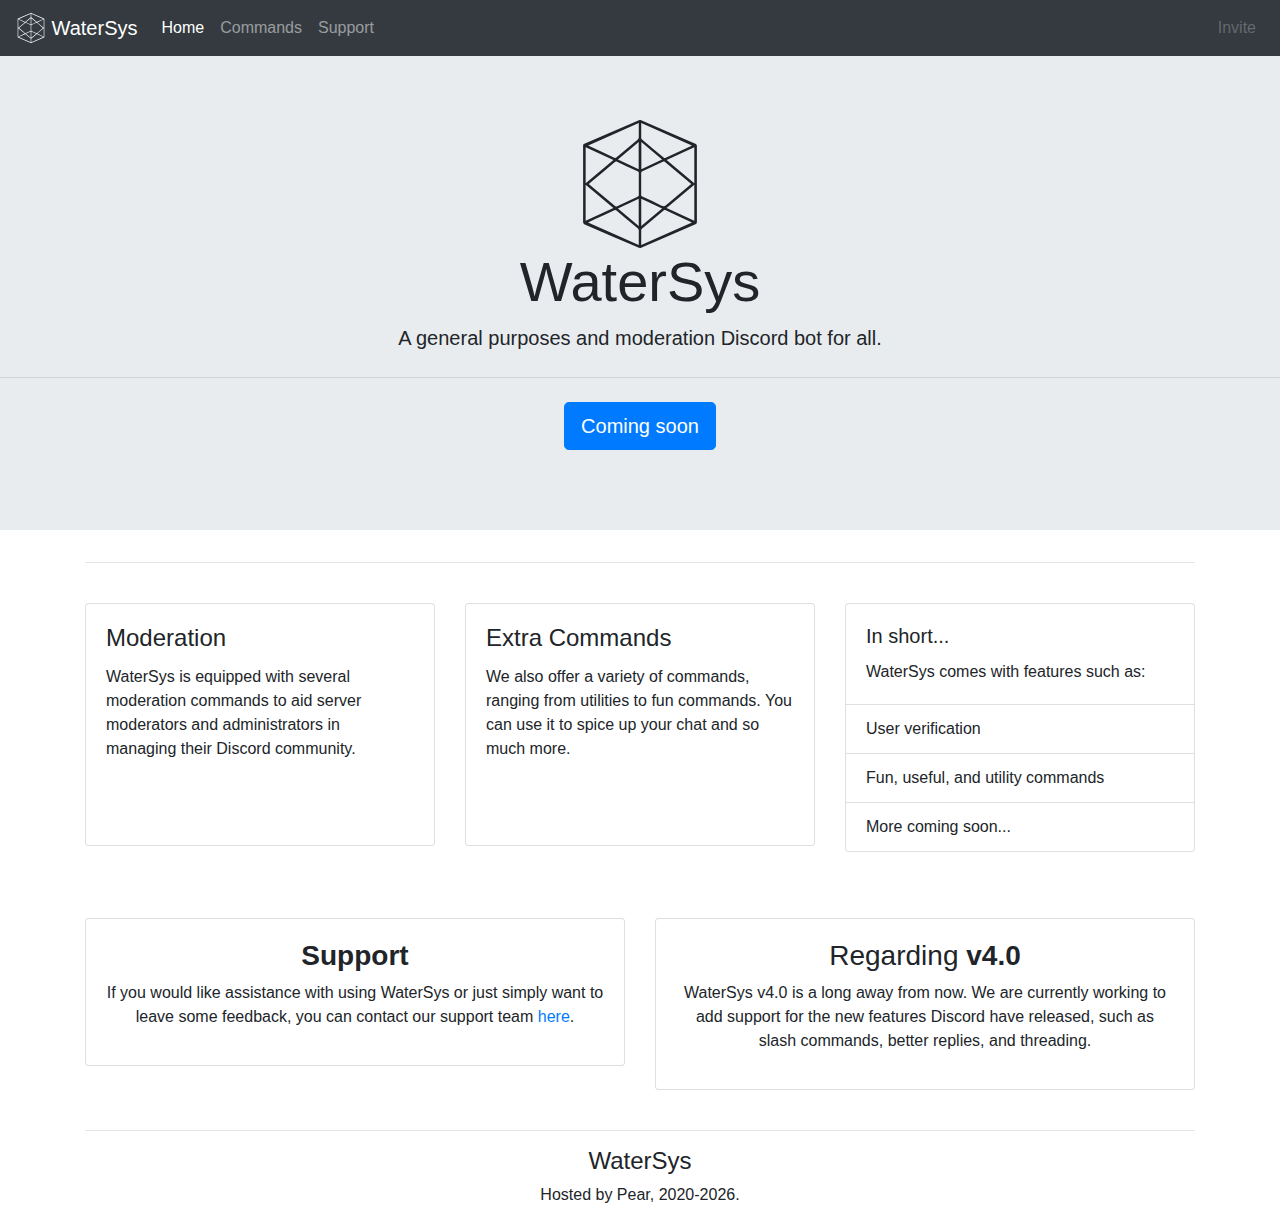
<file: index.html>
<!DOCTYPE html>
<html lang="en">
  <head>
   <meta charset="utf-8">
   <meta http-equiv="X-UA-Compatible" content="IE=edge">
   <meta name="viewport" content="width=device-width, initial-scale=1">
   <title>WaterSys</title>
   <meta name="description" content="WaterSys, a general purposes and moderation Discord bot for all." />
   <!-- Open Graph Protocol -->
   <meta property="og:type" content="website" />
   <meta property="og:title" content="WaterSys" />
   <meta property="og:description" content="WaterSys, a general purposes and moderation Discord bot for all." />
   <meta property="og:url" content="https://watersys.pearo.icu/"/>
   <meta property="og:image" content="https://watersys.pearo.icu/assets/images/primary-logo.png" />
   <!-- Twitter Card -->
   <meta name="twitter:card" content="summary" />
   <meta name="twitter:title" content="WaterSys" />
   <meta name="twitter:description" content="WaterSys, a general purposes and moderation Discord bot for all.">
   <meta name="twitter:image" content="https://waterstonsystems.pearo.icu/assets/images/primary-logo.png">
   <!-- Extra Meta Information -->
   <meta name="author" content="WaterSys" />
   <meta name="apple-mobile-web-app-title" content="WaterSys" />
   <meta name="apple-mobile-web-app-status-bar-style" content="black-translucent">
   <meta name="application-name" content="WaterSys" />
   <meta name="theme-color" content="#d37842" />
   <link rel="icon" type="image/x-icon" href="assets/images/favicon.ico">
   <link rel="apple-touch-icon" sizes="180x180" href="assets/images//apple-touch-icon.png">
   <link rel="icon" type="image/png" sizes="32x32" href="assets/images//favicon-32x32.png">
   <link rel="icon" type="image/png" sizes="16x16" href="assets/images//favicon-16x16.png">
   <link rel="mask-icon" href="assets/images//safari-pinned-tab.svg" color="#d37842">
   <!-- Bootstrap -->
   <link href="assets/css/bootstrap-4.3.1.css" rel="stylesheet">
   <link href="assets/css/local.css" rel="stylesheet">
  </head>
  <body>
    <nav class="navbar navbar-expand-lg navbar-dark bg-dark">
       <a class="navbar-brand" href="https://watersys.pearo.icu">
		   <img src="assets/images/white-icon.svg" width="30" height="30" class="d-inline-block align-top" alt="">
		   WaterSys
	   </a>
       <button class="navbar-toggler" type="button" data-toggle="collapse" data-target="#navbarSupportedContent" aria-controls="navbarSupportedContent" aria-expanded="false" aria-label="Toggle navigation">
       <span class="navbar-toggler-icon"></span>
       </button>
       <div class="collapse navbar-collapse" id="navbarSupportedContent">
          <ul class="navbar-nav mr-auto">
             <li class="nav-item active">
               <a class="nav-link" href="index.html">Home <span class="sr-only">(current)</span></a>
             </li>
             <li class="nav-item">
               <a class="nav-link" href="commands.html">Commands</a>
             </li>
			 <li class="nav-item">
                <a class="nav-link" href="support.html">Support</a>
             </li>
          </ul>
		   <ul class="navbar-nav ml-auto">
             <li class="nav-item">
                <a class="nav-link disabled" href="#">Invite</a>
             </li>
			 <!--<li class="nav-item">
                <a class="nav-link disabled" href="#">Login with Discord</a>
             </li>-->
          </ul>
       </div>
    </nav>

    <div class="jumbotron jumbotron-fluid text-center">
	  <img src="assets/images/dark-icon.svg" width="128" height="128" alt="">
      <h1 class="display-4">WaterSys</h1>
      <p class="lead">A general purposes and moderation Discord bot for all.</p>
       <hr class="my-4">
       <p class="lead">
          <a class="btn btn-primary btn-lg" href="#" role="button">Coming soon</a>
       </p>
    </div>
    <div class="container"> 
	   <div class="alert alert-danger outdated-notice" role="alert">
	     <h4 class="alert-heading">Outdated Browser</h4>
		   We noticed that you were using Internet Explorer. While this website should work fine, we highly recommend that you migrate to a new browser.
		   <hr>
		   <p class="mb-0">You can upgrade by using <a href="https://www.microsoft.com/en-us/edge" rel="noopener noreferrer nofollow" target="_blank" class="alert-link">Microsoft Edge</a> or alternatives such as <a href="https://www.mozilla.org/en-US/firefox/new/" rel="noopener noreferrer nofollow" target="_blank" class="alert-link">Mozilla Firefox</a> (recommended), <a href="https://vivaldi.com/" rel="noopener noreferrer nofollow" target="_blank" class="alert-link">Vivaldi</a>, or <a href="https://www.google.com/chrome/" rel="noopener noreferrer nofollow" target="_blank" class="alert-link">Google Chrome</a>.</p>
	   </div>
       <hr>
       <br>
       <div class="row">
          <div class="col-md-4">
             <div class="card">
<div class="card-body">
          <h4 class="card-title">Moderation</h4>
          <p class="card-text">WaterSys is equipped with several moderation commands to aid server moderators and administrators in managing their Discord community.</p>
          <br><br>
</div>
            </div>
          </div>
         <div class="col-md-4">
             <div class="card">
               <div class="card-body">
                 <h4 class="card-title">Extra Commands</h4>
                 <p class="card-text">We also offer a variety of commands, ranging from utilities to fun commands. You can use it to spice up your chat and so much more.</p>
                 <br><br>
</div>
             </div>
             <br>
             <br/>
</div>
          <div class="col-md-4">
             <div class="card">
<div class="card-body">
  <h5 class="card-title">In short...</h5>
  <p class="card-text">WaterSys comes with features such as:</p>
</div>
                <ul class="list-group list-group-flush">
                  <li class="list-group-item">User verification</li>
                  <li class="list-group-item">Fun, useful, and utility commands</li>
		  <li class="list-group-item">More coming soon...</li>
                </ul>
</div>
          </div>
       </div>
       <br/>
       <div class="row">
          <div class="col-md-6 text-center">
             <div class="card">
               <div class="card-body">
                 <h3><strong>Support</strong></h3>
                 <p>If you would like assistance with using WaterSys or just simply want to leave some feedback, you can contact our support team <a href="support.html">here</a>.</p>
               </div>
             </div>
          </div>
          <div class="text-center col-md-6">
             <div class="card">
               <div class="card-body">
                 <h3>Regarding <strong>v4.0</strong></h3>
                 <p>WaterSys v4.0 is a long away from now. We are currently working to add support for the new features Discord have released, such as slash commands, better replies, and threading.</p>
               </div>
             </div>
          </div>
       </div>
       <br>
       <hr>
       <div class="row">
          <div class="text-center col-lg-6 offset-lg-3">
             <h4>WaterSys </h4>
             <p>Hosted by Pear, 2020-<script>document.write(new Date().getFullYear());</script>.</p>
          </div>
       </div>
  </div>
    <!-- jQuery --> 
    <script src="assets/js/jquery-3.3.1.min.js"></script>

    <!-- Include all compiled plugins (below), or include individual files as needed --> 
    <script src="assets/js/popper.min.js"></script>
  <script src="assets/js/bootstrap-4.3.1.js"></script>
  </body>
</html>
</file>
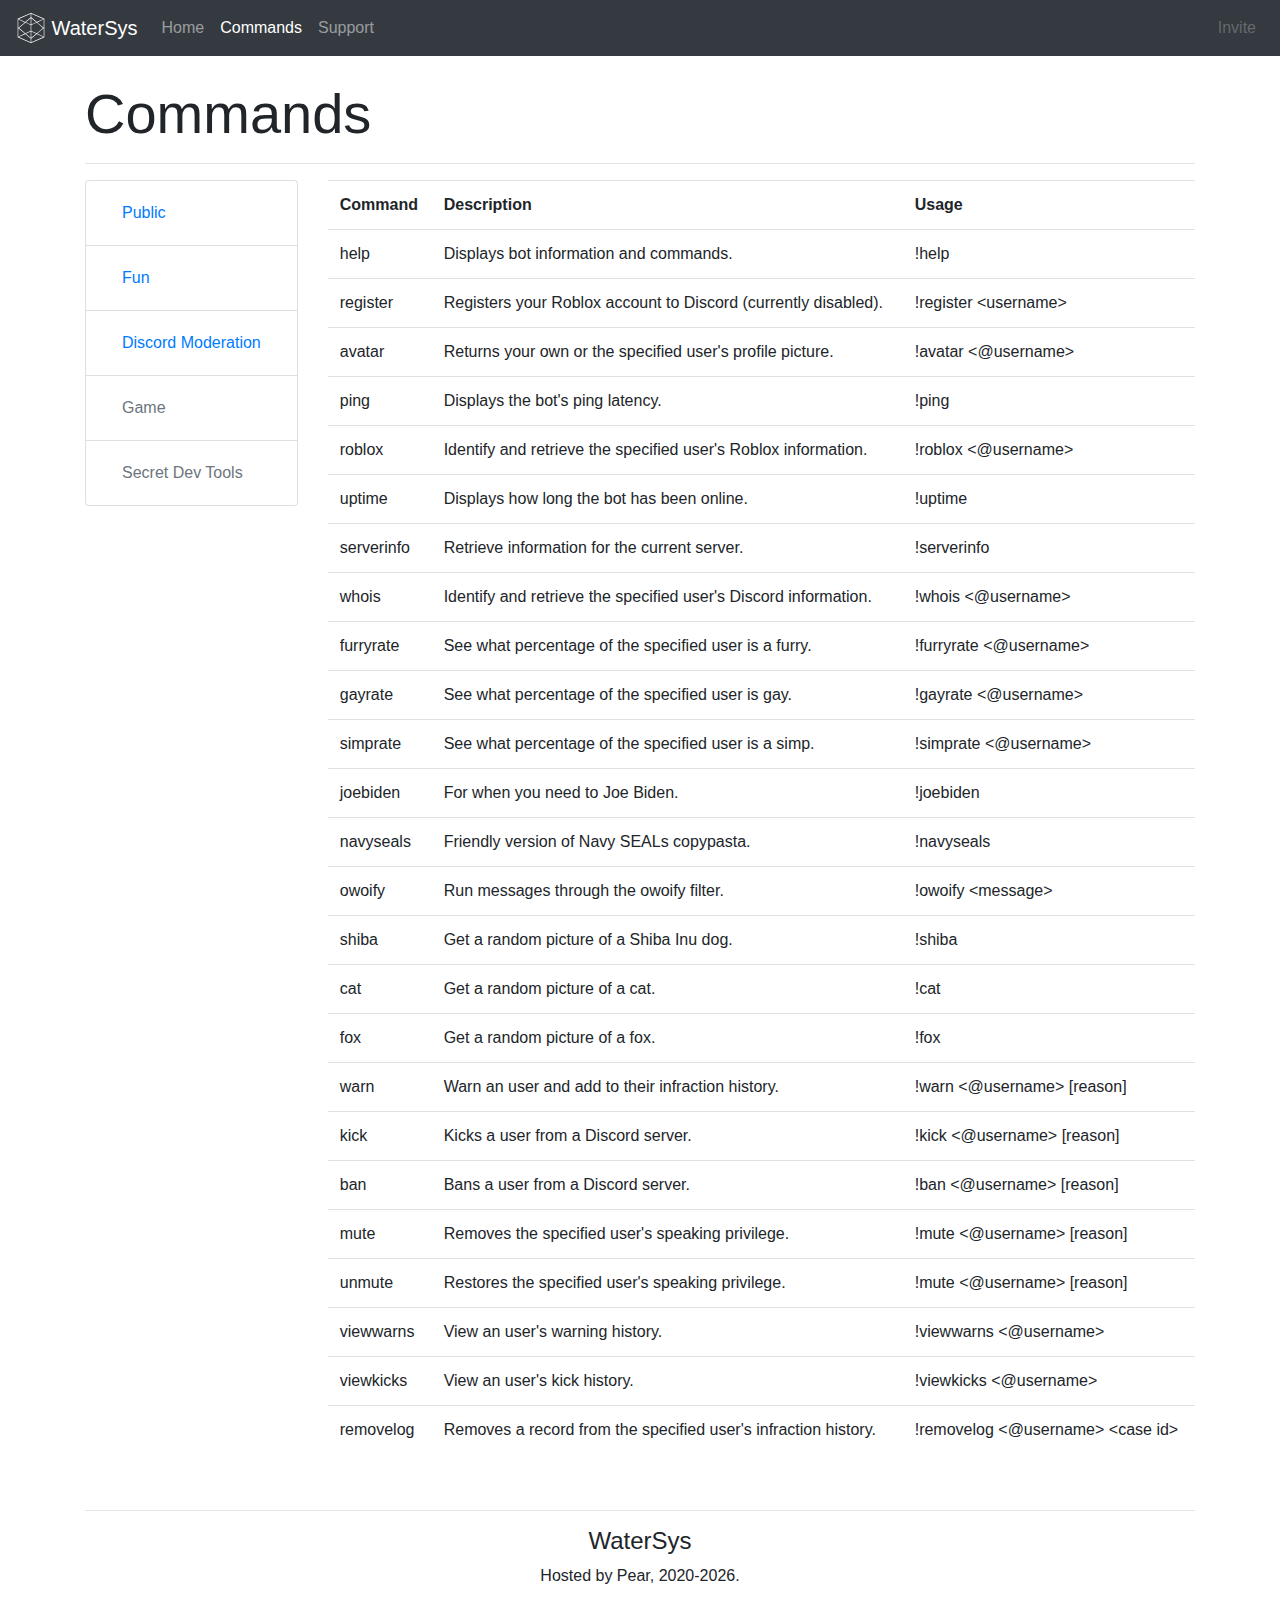
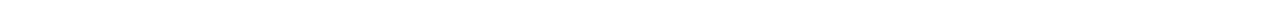
<file: commands.html>
<!DOCTYPE html>
<html lang="en">
  <head>
   <meta charset="utf-8">
   <meta http-equiv="X-UA-Compatible" content="IE=edge">
   <meta name="viewport" content="width=device-width, initial-scale=1">
   <title>Commands - WaterSys</title>
   <meta name="description" content="List of commands and their purposes, offered by WaterSys." />
   <!-- Open Graph Protocol -->
   <meta property="og:type" content="website" />
   <meta property="og:title" content="Commands - WaterSys" />
   <meta property="og:description" content="List of commands and their purposes, offered by WaterSys." />
   <meta property="og:url" content="https://watersys.pearo.icu/"/>
   <meta property="og:image" content="https://watersys.pearo.icu/assets/images/primary-logo.png" />
   <!-- Twitter Card -->
   <meta name="twitter:card" content="summary" />
   <meta name="twitter:title" content="Commands - WaterSys" />
   <meta name="twitter:description" content="List of commands and their purposes, offered by WaterSys.">
   <meta name="twitter:image" content="https://waterstonsystems.pearo.icu/assets/images/primary-logo.png">
   <!-- Extra Meta Information -->
   <meta name="author" content="WaterSys" />
   <meta name="apple-mobile-web-app-title" content="Commands - WaterSys" />
   <meta name="apple-mobile-web-app-status-bar-style" content="black-translucent">
   <meta name="application-name" content="Commands - WaterSys" />
   <meta name="theme-color" content="#d37842" />
   <link rel="icon" type="image/x-icon" href="assets/images/favicon.ico">
   <link rel="apple-touch-icon" sizes="180x180" href="assets/images//apple-touch-icon.png">
   <link rel="icon" type="image/png" sizes="32x32" href="assets/images//favicon-32x32.png">
   <link rel="icon" type="image/png" sizes="16x16" href="assets/images//favicon-16x16.png">
   <link rel="mask-icon" href="assets/images//safari-pinned-tab.svg" color="#d37842">
   <!-- Bootstrap -->
   <link href="assets/css/bootstrap-4.3.1.css" rel="stylesheet">
   <link href="assets/css/local.css" rel="stylesheet">
  </head>
  <body>
    <nav class="navbar navbar-expand-lg navbar-dark bg-dark">
       <a class="navbar-brand" href="https://watersys.pearo.icu">
		   <img src="assets/images/white-icon.svg" width="30" height="30" class="d-inline-block align-top" alt="">
		   WaterSys
	   </a>
       <button class="navbar-toggler" type="button" data-toggle="collapse" data-target="#navbarSupportedContent" aria-controls="navbarSupportedContent" aria-expanded="false" aria-label="Toggle navigation">
       <span class="navbar-toggler-icon"></span>
       </button>
       <div class="collapse navbar-collapse" id="navbarSupportedContent">
          <ul class="navbar-nav mr-auto">
             <li class="nav-item">
               <a class="nav-link" href="index.html">Home</a>
             </li>
             <li class="nav-item active">
               <a class="nav-link" href="commands.html">Commands <span class="sr-only">(current)</span></a>
             </li>
			 <li class="nav-item">
                <a class="nav-link" href="support.html">Support</a>
             </li>
          </ul>
		   <ul class="navbar-nav ml-auto">
             <li class="nav-item">
                <a class="nav-link disabled" href="#">Invite</a>
             </li>
			 <!--<li class="nav-item">
                <a class="nav-link disabled" href="#">Login with Discord</a>
             </li>-->
          </ul>
       </div>
    </nav>
  <div class="container">
	  <br>
	  <div class="alert alert-danger outdated-notice" role="alert">
	     <h4 class="alert-heading">Outdated Browser</h4>
		   We noticed that you were using Internet Explorer. While this website should work fine, we highly recommend that you migrate to a new browser.
		   <hr>
		   <p class="mb-0">You can upgrade by using <a href="https://www.microsoft.com/en-us/edge" rel="noopener noreferrer nofollow" target="_blank" class="alert-link">Microsoft Edge</a> or alternatives such as <a href="https://www.mozilla.org/en-US/firefox/new/" rel="noopener noreferrer nofollow" target="_blank" class="alert-link">Mozilla Firefox</a> (recommended), <a href="https://vivaldi.com/" rel="noopener noreferrer nofollow" target="_blank" class="alert-link">Vivaldi</a>, or <a href="https://www.google.com/chrome/" rel="noopener noreferrer nofollow" target="_blank" class="alert-link">Google Chrome</a>.</p>
	   </div>
    <h1 class="display-4">Commands</h1>
	  <hr>
	<div class="row">
	  <div class="col-xl-auto">
		<nav id="command-list" class="list-group">
    		<li class="list-group-item list-group-item-action"> <a class="nav-link active" href="#public">Public</a> </li>
	    	<li class="list-group-item list-group-item-action"> <a class="nav-link" href="#fun">Fun</a> </li>
	    	<li class="list-group-item list-group-item-action"> <a class="nav-link" href="#discord">Discord Moderation</a> </li>
	    	<li class="list-group-item list-group-item-action"> <a class="nav-link disabled" href="#game">Game</a> </li>
		  	<li class="list-group-item list-group-item-action"> <a class="nav-link disabled" href="#secret">Secret Dev Tools</a> </li>
    	</nav>
		</div>
	  <div class="col-xl">
  <table class="table table-hover">
  <tbody>
    <tr>
      <th scope="col">Command</th>
      <th scope="col">Description</th>
      <th scope="col">Usage</th>
    </tr>
    <tr id="public">
      <td>help</td>
      <td>Displays bot information and commands.</td>
      <td>!help</td>
    </tr>
    <tr>
      <td>register</td>
      <td>Registers your Roblox account to Discord (currently disabled).</td>
      <td>!register &lt;username&gt;</td>
    </tr>
	<tr>
      <td>avatar</td>
      <td>Returns your own or the specified user's profile picture.</td>
      <td>!avatar &lt;@username&gt;</td>
    </tr>
	<tr>
      <td>ping</td>
      <td>Displays the bot's ping latency.</td>
      <td>!ping</td>
    </tr>
	<tr>
      <td>roblox</td>
      <td>Identify and retrieve the specified user's Roblox information.</td>
      <td>!roblox &lt;@username&gt;</td>
    </tr>
	<tr>
      <td>uptime</td>
      <td>Displays how long the bot has been online.</td>
      <td>!uptime</td>
    </tr>
	<tr>
      <td>serverinfo</td>
      <td>Retrieve information for the current server.</td>
      <td>!serverinfo</td>
    </tr>
	<tr>
      <td>whois</td>
      <td>Identify and retrieve the specified user's Discord information.</td>
      <td>!whois &lt;@username&gt;</td>
    </tr>
	<tr id="fun">
      <td>furryrate</td>
      <td>See what percentage of the specified user is a furry.</td>
      <td>!furryrate &lt;@username&gt;</td>
    </tr>
	<tr>
      <td>gayrate</td>
      <td>See what percentage of the specified user is gay.</td>
      <td>!gayrate &lt;@username&gt;</td>
    </tr>
	<tr>
      <td>simprate</td>
      <td>See what percentage of the specified user is a simp.</td>
      <td>!simprate &lt;@username&gt;</td>
    </tr>
	<tr>
      <td>joebiden</td>
      <td>For when you need to Joe Biden.</td>
      <td>!joebiden</td>
    </tr>
	<tr>
      <td>navyseals</td>
      <td>Friendly version of Navy SEALs copypasta.</td>
      <td>!navyseals</td>
    </tr>
	<tr>
      <td>owoify</td>
      <td>Run messages through the owoify filter.</td>
      <td>!owoify &lt;message&gt;</td>
    </tr>
	<tr>
      <td>shiba</td>
      <td>Get a random picture of a Shiba Inu dog.</td>
      <td>!shiba</td>
    </tr>
	<tr>
      <td>cat</td>
      <td>Get a random picture of a cat.</td>
      <td>!cat</td>
    </tr>
	<tr>
      <td>fox</td>
      <td>Get a random picture of a fox.</td>
      <td>!fox</td>
    </tr>
	<tr id="discord">
      <td>warn</td>
      <td>Warn an user and add to their infraction history.</td>
      <td>!warn &lt;@username&gt; [reason]</td>
    </tr>
	<tr>
      <td>kick</td>
      <td>Kicks a user from a Discord server.</td>
      <td>!kick &lt;@username&gt; [reason]</td>
    </tr>
	<tr>
      <td>ban</td>
      <td>Bans a user from a Discord server.</td>
      <td>!ban &lt;@username&gt; [reason]</td>
    </tr>
	<tr>
      <td>mute</td>
      <td>Removes the specified user's speaking privilege.</td>
      <td>!mute &lt;@username&gt; [reason]</td>
    </tr>
	<tr>
      <td>unmute</td>
      <td>Restores the specified user's speaking privilege.</td>
      <td>!mute &lt;@username&gt; [reason]</td>
    </tr>
	<tr>
      <td>viewwarns</td>
      <td>View an user's warning history.</td>
      <td>!viewwarns &lt;@username&gt;</td>
    </tr>
	<tr>
      <td>viewkicks</td>
      <td>View an user's kick history.</td>
      <td>!viewkicks &lt;@username&gt;</td>
    </tr>
	<tr>
      <td>removelog</td>
      <td>Removes a record from the specified user's infraction history.</td>
      <td>!removelog &lt;@username&gt; &lt;case id&gt;</td>
    </tr>
  </tbody>
</table>
</div>
    </div>
	  <br>
       <hr>
       <div class="row">
          <div class="text-center col-lg-6 offset-lg-3">
             <h4>WaterSys </h4>
             <p>Hosted by Pear, 2020-<script>document.write(new Date().getFullYear());</script>.</p>
          </div>
       </div>
  </div>

<!-- jQuery --> 
    <script src="assets/js/jquery-3.3.1.min.js"></script>

    <!-- Include all compiled plugins (below), or include individual files as needed --> 
    <script src="assets/js/popper.min.js"></script>
  <script src="assets/js/bootstrap-4.3.1.js"></script>
  </body>
</html>
</file>
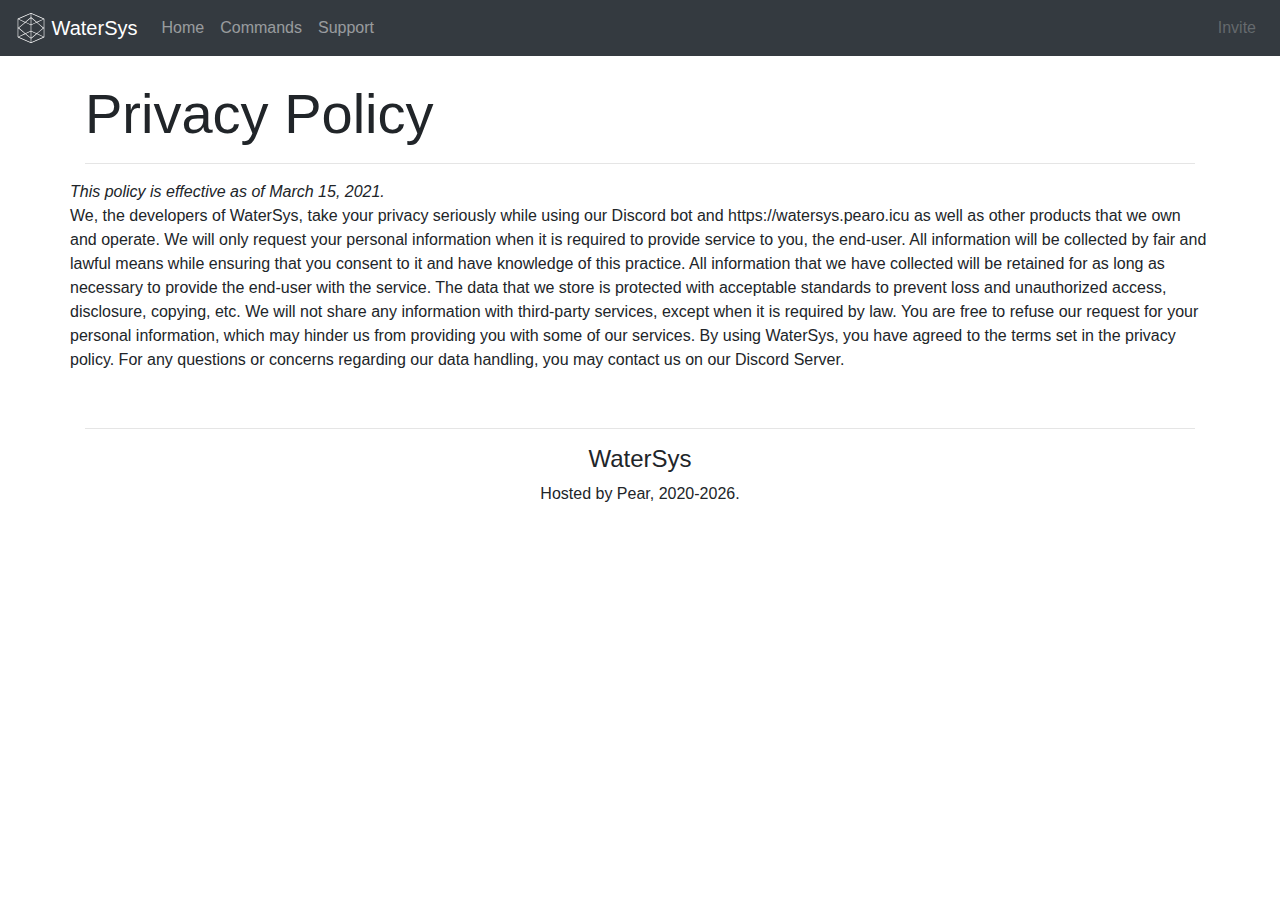
<file: privacy.html>
<!DOCTYPE html>
<html lang="en">
  <head>
   <meta charset="utf-8">
   <meta http-equiv="X-UA-Compatible" content="IE=edge">
   <meta name="viewport" content="width=device-width, initial-scale=1">
   <title>Privacy Policy - WaterSys</title>
   <meta name="description" content="The official privacy policy for WaterSys." />
   <!-- Open Graph Protocol -->
   <meta property="og:type" content="website" />
   <meta property="og:title" content="Privacy Policy - WaterSys" />
   <meta property="og:description" content="The official privacy policy for WaterSys." />
   <meta property="og:url" content="https://watersys.pearo.icu/"/>
   <meta property="og:image" content="https://watersys.pearo.icu/assets/images/primary-logo.png" />
   <!-- Twitter Card -->
   <meta name="twitter:card" content="summary" />
   <meta name="twitter:title" content="Privacy Policy - WaterSys" />
   <meta name="twitter:description" content="The official privacy policy for WaterSys.">
   <meta name="twitter:image" content="https://waterstonsystems.pearo.icu/assets/images/primary-logo.png">
   <!-- Extra Meta Information -->
   <meta name="author" content="WaterSys" />
   <meta name="apple-mobile-web-app-title" content="Privacy Policy - WaterSys" />
   <meta name="apple-mobile-web-app-status-bar-style" content="black-translucent">
   <meta name="application-name" content="Support - WaterSys" />
   <meta name="theme-color" content="#d37842" />
   <link rel="icon" type="image/x-icon" href="assets/images/favicon.ico">
   <link rel="apple-touch-icon" sizes="180x180" href="assets/images//apple-touch-icon.png">
   <link rel="icon" type="image/png" sizes="32x32" href="assets/images//favicon-32x32.png">
   <link rel="icon" type="image/png" sizes="16x16" href="assets/images//favicon-16x16.png">
   <link rel="mask-icon" href="assets/images//safari-pinned-tab.svg" color="#d37842">
   <!-- Bootstrap -->
   <link href="assets/css/bootstrap-4.3.1.css" rel="stylesheet">
   <link href="assets/css/local.css" rel="stylesheet">
  </head>
  <body>
    <nav class="navbar navbar-expand-lg navbar-dark bg-dark">
       <a class="navbar-brand" href="https://watersys.pearo.icu">
		   <img src="assets/images/white-icon.svg" width="30" height="30" class="d-inline-block align-top" alt="">
		   WaterSys
	   </a>
       <button class="navbar-toggler" type="button" data-toggle="collapse" data-target="#navbarSupportedContent" aria-controls="navbarSupportedContent" aria-expanded="false" aria-label="Toggle navigation">
       <span class="navbar-toggler-icon"></span>
       </button>
       <div class="collapse navbar-collapse" id="navbarSupportedContent">
          <ul class="navbar-nav mr-auto">
             <li class="nav-item">
               <a class="nav-link" href="index.html">Home</a>
             </li>
             <li class="nav-item">
               <a class="nav-link" href="commands.html">Commands</a>
             </li>
			 <li class="nav-item">
                <a class="nav-link" href="support.html">Support</a>
             </li>
          </ul>
		   <ul class="navbar-nav ml-auto">
             <li class="nav-item">
                <a class="nav-link disabled" href="#">Invite</a>
             </li>
			 <!--<li class="nav-item">
                <a class="nav-link disabled" href="#">Login with Discord</a>
             </li>-->
          </ul>
       </div>
    </nav>
  <div class="container">
	  <br>
	  <div class="alert alert-danger outdated-notice" role="alert">
	     <h4 class="alert-heading">Outdated Browser</h4>
		   We noticed that you were using Internet Explorer. While this website should work fine, we highly recommend that you migrate to a new browser.
		   <hr>
		   <p class="mb-0">You can upgrade by using <a href="https://www.microsoft.com/en-us/edge" rel="noopener noreferrer nofollow" target="_blank" class="alert-link">Microsoft Edge</a> or alternatives such as <a href="https://www.mozilla.org/en-US/firefox/new/" rel="noopener noreferrer nofollow" target="_blank" class="alert-link">Mozilla Firefox</a> (recommended), <a href="https://vivaldi.com/" rel="noopener noreferrer nofollow" target="_blank" class="alert-link">Vivaldi</a>, or <a href="https://www.google.com/chrome/" rel="noopener noreferrer nofollow" target="_blank" class="alert-link">Google Chrome</a>.</p>
	   </div>
    
<h1 class="display-4">Privacy Policy</h1>
	  <hr>
       <div class="row">
		 <em>This policy is effective as of March 15, 2021.</em>
         <p>We, the developers of WaterSys, take your privacy seriously while using our Discord bot and https://watersys.pearo.icu as well as other products that we own and operate. We will only request your personal information when it is required to provide service to you, the end-user. All information will be collected by fair and lawful means while ensuring that you consent to it and have knowledge of this practice. All information that we have collected will be retained for as long as necessary to provide the end-user with the service. The data that we store is protected with acceptable standards to prevent loss and unauthorized access, disclosure, copying, etc. We will not share any information with third-party services, except when it is required by law. You are free to refuse our request for your personal information, which may hinder us from providing you with some of our services. By using WaterSys, you have agreed to the terms set in the privacy policy. For any questions or concerns regarding our data handling, you may contact us on our Discord Server.</p>
       </div>
	   <br>
       <hr>
       <div class="row">
          <div class="text-center col-lg-6 offset-lg-3">
             <h4>WaterSys </h4>
             <p>Hosted by Pear, 2020-<script>document.write(new Date().getFullYear());</script>.</p>
          </div>
       </div>
  </div>

<!-- jQuery --> 
    <script src="assets/js/jquery-3.3.1.min.js"></script>

    <!-- Include all compiled plugins (below), or include individual files as needed --> 
    <script src="assets/js/popper.min.js"></script>
  <script src="assets/js/bootstrap-4.3.1.js"></script>
  </body>
</html>
</file>
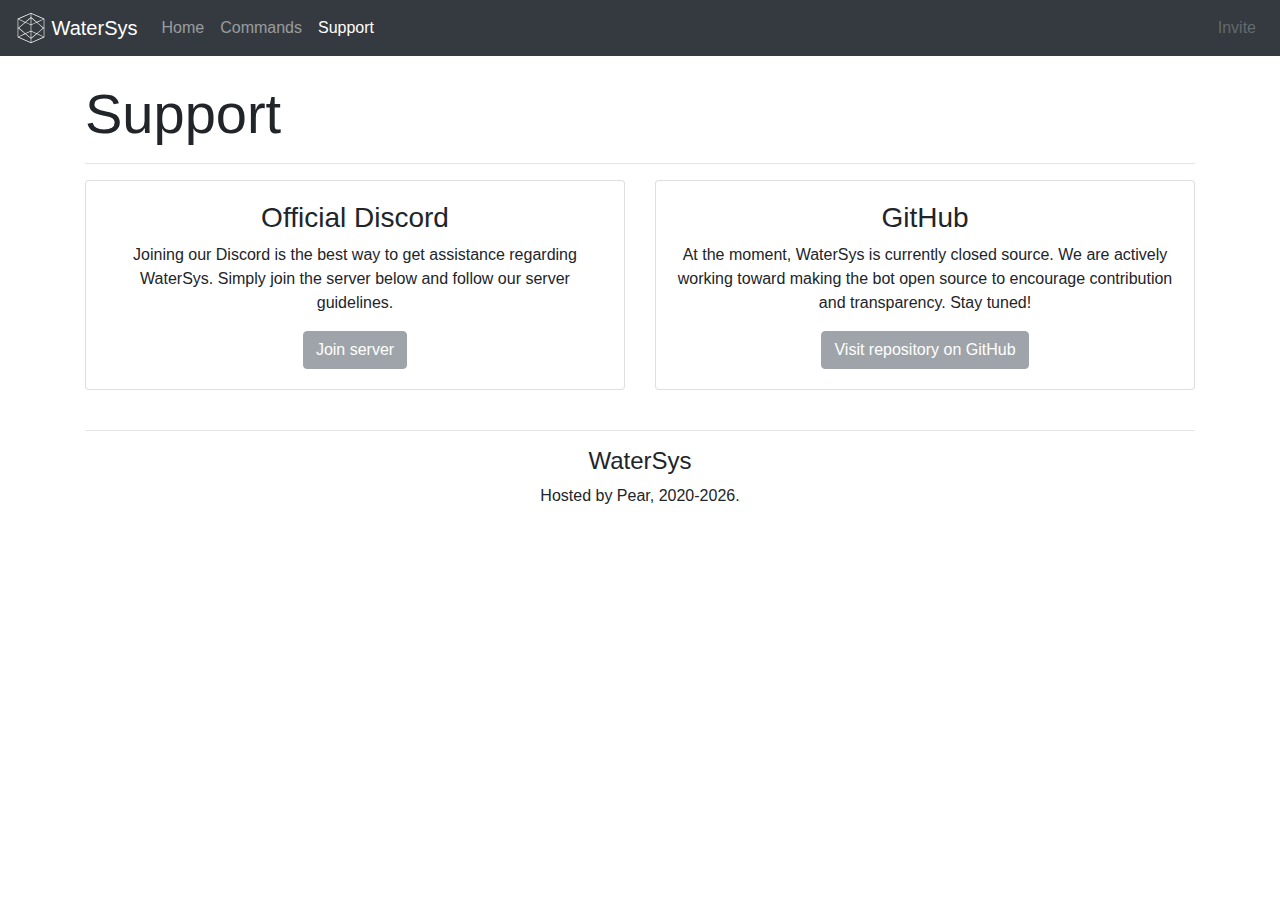
<file: support.html>
<!DOCTYPE html>
<html lang="en">
  <head>
   <meta charset="utf-8">
   <meta http-equiv="X-UA-Compatible" content="IE=edge">
   <meta name="viewport" content="width=device-width, initial-scale=1">
   <title>Support - WaterSys</title>
   <meta name="description" content="Get assistance with WaterSys and more." />
   <!-- Open Graph Protocol -->
   <meta property="og:type" content="website" />
   <meta property="og:title" content="Support - WaterSys" />
   <meta property="og:description" content="Get assistance with WaterSys and more." />
   <meta property="og:url" content="https://watersys.pearo.icu/"/>
   <meta property="og:image" content="https://watersys.pearo.icu/assets/images/primary-logo.png" />
   <!-- Twitter Card -->
   <meta name="twitter:card" content="summary" />
   <meta name="twitter:title" content="Support - WaterSys" />
   <meta name="twitter:description" content="Get assistance with WaterSys and more.">
   <meta name="twitter:image" content="https://waterstonsystems.pearo.icu/assets/images/primary-logo.png">
   <!-- Extra Meta Information -->
   <meta name="author" content="WaterSys" />
   <meta name="apple-mobile-web-app-title" content="Support - WaterSys" />
   <meta name="apple-mobile-web-app-status-bar-style" content="black-translucent">
   <meta name="application-name" content="Support - WaterSys" />
   <meta name="theme-color" content="#d37842" />
   <link rel="icon" type="image/x-icon" href="assets/images/favicon.ico">
   <link rel="apple-touch-icon" sizes="180x180" href="assets/images//apple-touch-icon.png">
   <link rel="icon" type="image/png" sizes="32x32" href="assets/images//favicon-32x32.png">
   <link rel="icon" type="image/png" sizes="16x16" href="assets/images//favicon-16x16.png">
   <link rel="mask-icon" href="assets/images//safari-pinned-tab.svg" color="#d37842">
   <!-- Bootstrap -->
   <link href="assets/css/bootstrap-4.3.1.css" rel="stylesheet">
   <link href="assets/css/local.css" rel="stylesheet">
  </head>
  <body>
    <nav class="navbar navbar-expand-lg navbar-dark bg-dark">
       <a class="navbar-brand" href="https://watersys.pearo.icu">
		   <img src="assets/images/white-icon.svg" width="30" height="30" class="d-inline-block align-top" alt="">
		   WaterSys
	   </a>
       <button class="navbar-toggler" type="button" data-toggle="collapse" data-target="#navbarSupportedContent" aria-controls="navbarSupportedContent" aria-expanded="false" aria-label="Toggle navigation">
       <span class="navbar-toggler-icon"></span>
       </button>
       <div class="collapse navbar-collapse" id="navbarSupportedContent">
          <ul class="navbar-nav mr-auto">
             <li class="nav-item">
               <a class="nav-link" href="index.html">Home</a>
             </li>
             <li class="nav-item">
               <a class="nav-link" href="commands.html">Commands</a>
             </li>
			 <li class="nav-item active">
                <a class="nav-link" href="support.html">Support <span class="sr-only">(current)</span></a>
             </li>
          </ul>
		   <ul class="navbar-nav ml-auto">
             <li class="nav-item">
                <a class="nav-link disabled" href="#">Invite</a>
             </li>
			 <!--<li class="nav-item">
                <a class="nav-link disabled" href="#">Login with Discord</a>
             </li>-->
          </ul>
       </div>
    </nav>
  <div class="container">
	  <br>
	  <div class="alert alert-danger outdated-notice" role="alert">
	     <h4 class="alert-heading">Outdated Browser</h4>
		   We noticed that you were using Internet Explorer. While this website should work fine, we highly recommend that you migrate to a new browser.
		   <hr>
		   <p class="mb-0">You can upgrade by using <a href="https://www.microsoft.com/en-us/edge" rel="noopener noreferrer nofollow" target="_blank" class="alert-link">Microsoft Edge</a> or alternatives such as <a href="https://www.mozilla.org/en-US/firefox/new/" rel="noopener noreferrer nofollow" target="_blank" class="alert-link">Mozilla Firefox</a> (recommended), <a href="https://vivaldi.com/" rel="noopener noreferrer nofollow" target="_blank" class="alert-link">Vivaldi</a>, or <a href="https://www.google.com/chrome/" rel="noopener noreferrer nofollow" target="_blank" class="alert-link">Google Chrome</a>.</p>
	   </div>
    
<h1 class="display-4">Support</h1>
	  <hr>
       <div class="row">
          <div class="col-md-6 text-center">
             <div class="card">
               <div class="card-body">
                 <h3>Official Discord</h3>
                 <p>Joining our Discord is the best way to get assistance regarding WaterSys. Simply join the server below and follow our server guidelines.</p>
				 <a class="btn btn-secondary disabled" href="#" role="button">Join server</a>
               </div>
             </div>
          </div>
          <div class="text-center col-md-6">
             <div class="card">
               <div class="card-body">
                 <h3>GitHub</h3>
                 <p>At the moment, WaterSys is currently closed source. We are actively working toward making the bot open source to encourage contribution and transparency. Stay tuned!</p>
				 <a class="btn btn-secondary disabled" href="#" role="button">Visit repository on GitHub</a>
               </div>
             </div>
          </div>
       </div>
	   <br>
       <hr>
       <div class="row">
          <div class="text-center col-lg-6 offset-lg-3">
             <h4>WaterSys </h4>
             <p>Hosted by Pear, 2020-<script>document.write(new Date().getFullYear());</script>.</p>
          </div>
       </div>
  </div>

<!-- jQuery --> 
    <script src="assets/js/jquery-3.3.1.min.js"></script>

    <!-- Include all compiled plugins (below), or include individual files as needed --> 
    <script src="assets/js/popper.min.js"></script>
  <script src="assets/js/bootstrap-4.3.1.js"></script>
  </body>
</html>
</file>
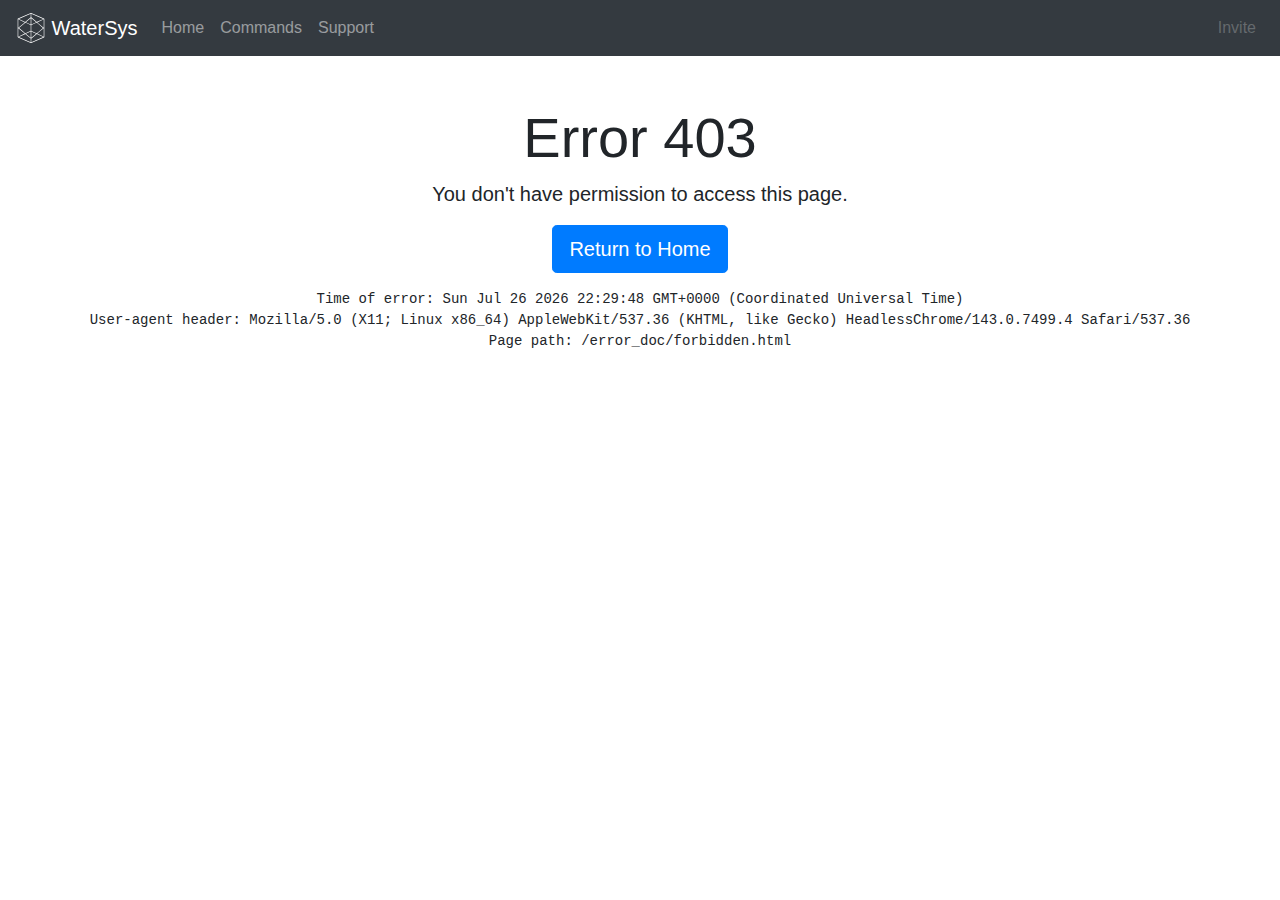
<file: error_doc/forbidden.html>
<!DOCTYPE html>
<html lang="en">
  <head>
   <meta charset="utf-8">
   <meta http-equiv="X-UA-Compatible" content="IE=edge">
   <meta name="viewport" content="width=device-width, initial-scale=1">
   <title>Error 401 - WaterSys</title>
   <!-- Extra Meta Information -->
   <meta name="apple-mobile-web-app-status-bar-style" content="black-translucent">
   <meta name="theme-color" content="#d37842" />
   <link rel="icon" type="image/x-icon" href="../assets/images/favicon.ico">
   <link rel="apple-touch-icon" sizes="180x180" href="../assets/images//apple-touch-icon.png">
   <link rel="icon" type="image/png" sizes="32x32" href="../assets/images//favicon-32x32.png">
   <link rel="icon" type="image/png" sizes="16x16" href="../assets/images//favicon-16x16.png">
   <link rel="mask-icon" href="../assets/images//safari-pinned-tab.svg" color="#d37842">
   <!-- Bootstrap -->
   <link href="../assets/css/bootstrap-4.3.1.css" rel="stylesheet">
   <link href="../assets/css/local.css" rel="stylesheet">
  </head>
  <body>
    <nav class="navbar navbar-expand-lg navbar-dark bg-dark">
       <a class="navbar-brand" href="https://watersys.pearo.icu">
		   <img src="../assets/images/white-icon.svg" width="30" height="30" class="d-inline-block align-top" alt="">
		   WaterSys
	   </a>
       <button class="navbar-toggler" type="button" data-toggle="collapse" data-target="#navbarSupportedContent" aria-controls="navbarSupportedContent" aria-expanded="false" aria-label="Toggle navigation">
       <span class="navbar-toggler-icon"></span>
       </button>
       <div class="collapse navbar-collapse" id="navbarSupportedContent">
          <ul class="navbar-nav mr-auto">
             <li class="nav-item">
               <a class="nav-link" href="index.html">Home</a>
             </li>
             <li class="nav-item">
               <a class="nav-link" href="commands.html">Commands</a>
             </li>
			 <li class="nav-item">
                <a class="nav-link" href="support.html">Support</a>
             </li>
          </ul>
		   <ul class="navbar-nav ml-auto">
             <li class="nav-item">
                <a class="nav-link disabled" href="#">Invite</a>
             </li>
          </ul>
       </div>
    </nav>
	<br><br>
  <div class="container text-center">
  <h1 class="display-4">Error 403</h1>
  <p class="lead">You don't have permission to access this page.</p>
       <p class="lead">
         <a class="btn btn-primary btn-lg" href="index.html" role="button">Return to Home</a>
       </p>
       <pre>Time of error: <script type="text/javascript">document.write(Date());</script><br>User-agent header: <script type="text/javascript">document.write(navigator.userAgent);</script><br>Page path: <script type="text/javascript">document.write(window.location.pathname);</script></pre>
  </div>
<!-- jQuery --> 
    <script src="../assets/js/jquery-3.3.1.min.js"></script>

    <!-- Include all compiled plugins (below), or include individual files as needed --> 
    <script src="../assets/js/popper.min.js"></script>
  <script src="../assets/js/bootstrap-4.3.1.js"></script>
  </body>
</html>
</file>
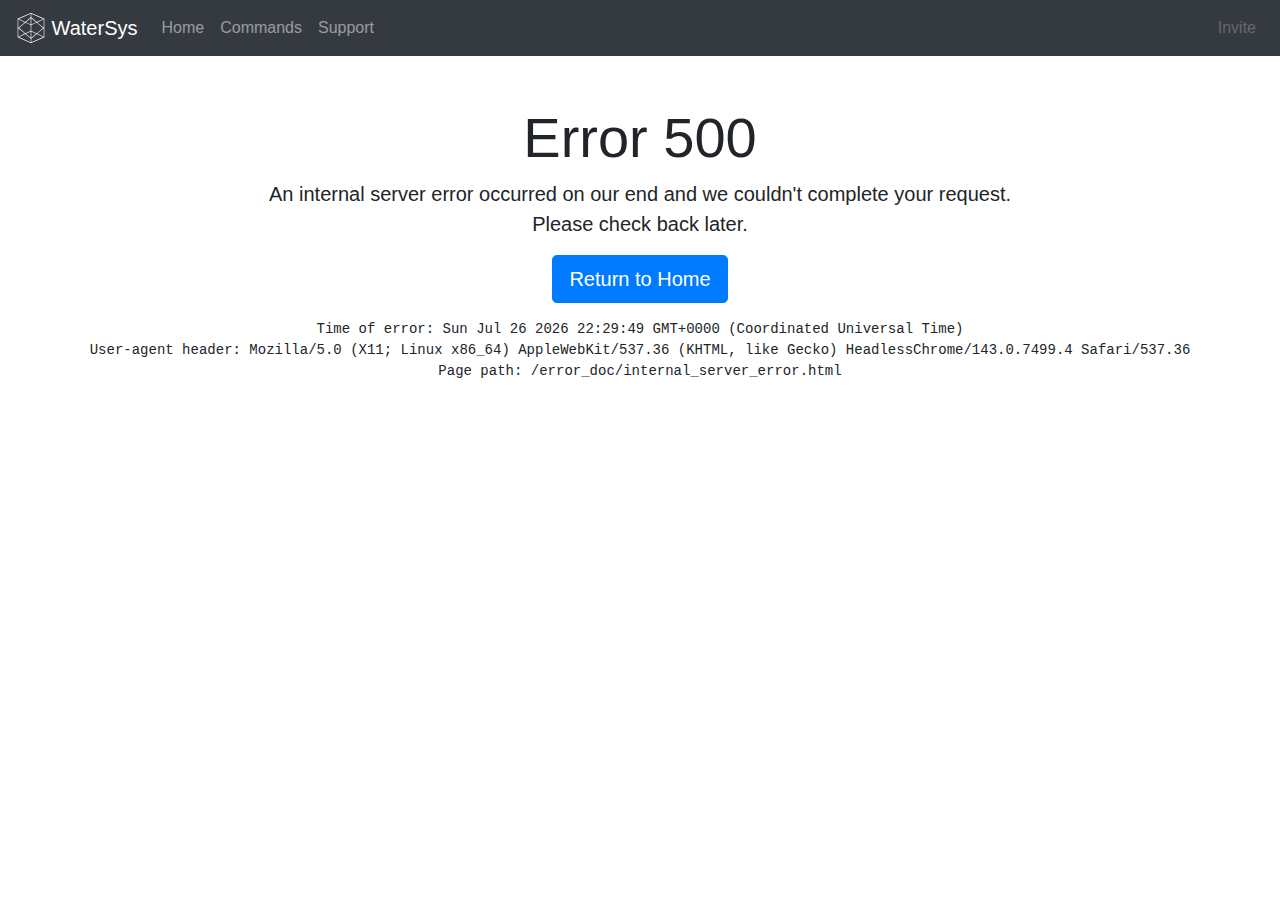
<file: error_doc/internal_server_error.html>
<!DOCTYPE html>
<html lang="en">
  <head>
   <meta charset="utf-8">
   <meta http-equiv="X-UA-Compatible" content="IE=edge">
   <meta name="viewport" content="width=device-width, initial-scale=1">
   <title>Error 500 - WaterSys</title>
   <!-- Extra Meta Information -->
   <meta name="apple-mobile-web-app-status-bar-style" content="black-translucent">
   <meta name="theme-color" content="#d37842" />
   <link rel="icon" type="image/x-icon" href="../assets/images/favicon.ico">
   <link rel="apple-touch-icon" sizes="180x180" href="../assets/images//apple-touch-icon.png">
   <link rel="icon" type="image/png" sizes="32x32" href="../assets/images//favicon-32x32.png">
   <link rel="icon" type="image/png" sizes="16x16" href="../assets/images//favicon-16x16.png">
   <link rel="mask-icon" href="../assets/images//safari-pinned-tab.svg" color="#d37842">
   <!-- Bootstrap -->
   <link href="../assets/css/bootstrap-4.3.1.css" rel="stylesheet">
   <link href="../assets/css/local.css" rel="stylesheet">
  </head>
  <body>
    <nav class="navbar navbar-expand-lg navbar-dark bg-dark">
       <a class="navbar-brand" href="https://watersys.pearo.icu">
		   <img src="../assets/images/white-icon.svg" width="30" height="30" class="d-inline-block align-top" alt="">
		   WaterSys
	   </a>
       <button class="navbar-toggler" type="button" data-toggle="collapse" data-target="#navbarSupportedContent" aria-controls="navbarSupportedContent" aria-expanded="false" aria-label="Toggle navigation">
       <span class="navbar-toggler-icon"></span>
       </button>
       <div class="collapse navbar-collapse" id="navbarSupportedContent">
          <ul class="navbar-nav mr-auto">
             <li class="nav-item">
               <a class="nav-link" href="index.html">Home</a>
             </li>
             <li class="nav-item">
               <a class="nav-link" href="commands.html">Commands</a>
             </li>
			 <li class="nav-item">
                <a class="nav-link" href="support.html">Support</a>
             </li>
          </ul>
		   <ul class="navbar-nav ml-auto">
             <li class="nav-item">
                <a class="nav-link disabled" href="#">Invite</a>
             </li>
          </ul>
       </div>
    </nav>
	<br><br>
  <div class="container text-center">
  <h1 class="display-4">Error 500</h1>
  <p class="lead">An internal server error occurred on our end and we couldn't complete your request. <br>
    Please check back later.</p>
       <p class="lead">
         <a class="btn btn-primary btn-lg" href="index.html" role="button">Return to Home</a>
       </p>
       <pre>Time of error: <script type="text/javascript">document.write(Date());</script><br>User-agent header: <script type="text/javascript">document.write(navigator.userAgent);</script><br>Page path: <script type="text/javascript">document.write(window.location.pathname);</script></pre>
  </div>
<!-- jQuery --> 
    <script src="../assets/js/jquery-3.3.1.min.js"></script>

    <!-- Include all compiled plugins (below), or include individual files as needed --> 
    <script src="../assets/js/popper.min.js"></script>
  <script src="../assets/js/bootstrap-4.3.1.js"></script>
  </body>
</html>
</file>
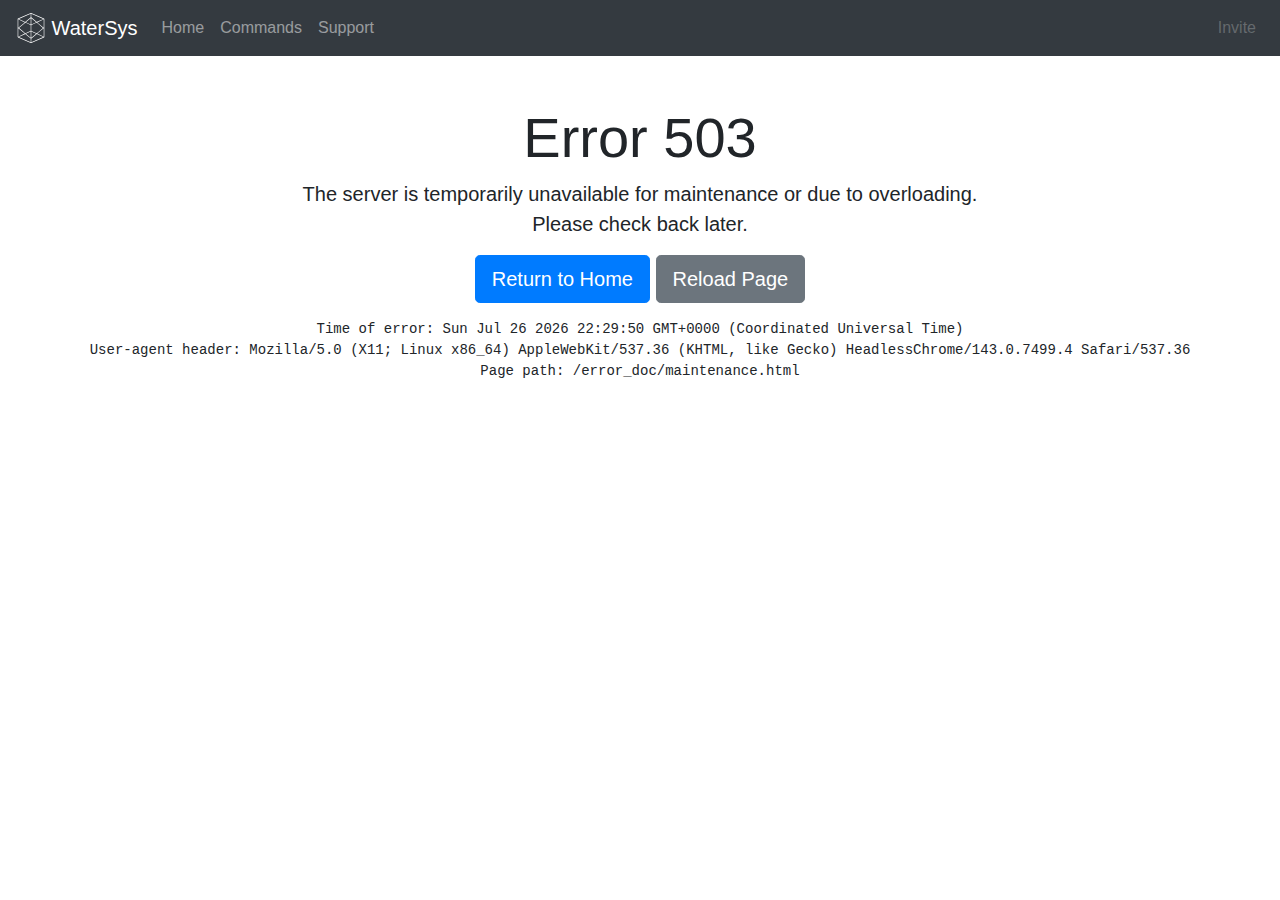
<file: error_doc/maintenance.html>
<!DOCTYPE html>
<html lang="en">
  <head>
   <meta charset="utf-8">
   <meta http-equiv="X-UA-Compatible" content="IE=edge">
   <meta name="viewport" content="width=device-width, initial-scale=1">
   <title>Error 503 - WaterSys</title>
   <!-- Extra Meta Information -->
   <meta name="apple-mobile-web-app-status-bar-style" content="black-translucent">
   <meta name="theme-color" content="#d37842" />
   <link rel="icon" type="image/x-icon" href="../assets/images/favicon.ico">
   <link rel="apple-touch-icon" sizes="180x180" href="../assets/images//apple-touch-icon.png">
   <link rel="icon" type="image/png" sizes="32x32" href="../assets/images//favicon-32x32.png">
   <link rel="icon" type="image/png" sizes="16x16" href="../assets/images//favicon-16x16.png">
   <link rel="mask-icon" href="../assets/images//safari-pinned-tab.svg" color="#d37842">
   <!-- Bootstrap -->
   <link href="../assets/css/bootstrap-4.3.1.css" rel="stylesheet">
   <link href="../assets/css/local.css" rel="stylesheet">
  </head>
  <body>
    <nav class="navbar navbar-expand-lg navbar-dark bg-dark">
       <a class="navbar-brand" href="https://watersys.pearo.icu">
		   <img src="../assets/images/white-icon.svg" width="30" height="30" class="d-inline-block align-top" alt="">
		   WaterSys
	   </a>
       <button class="navbar-toggler" type="button" data-toggle="collapse" data-target="#navbarSupportedContent" aria-controls="navbarSupportedContent" aria-expanded="false" aria-label="Toggle navigation">
       <span class="navbar-toggler-icon"></span>
       </button>
       <div class="collapse navbar-collapse" id="navbarSupportedContent">
          <ul class="navbar-nav mr-auto">
             <li class="nav-item">
               <a class="nav-link" href="index.html">Home</a>
             </li>
             <li class="nav-item">
               <a class="nav-link" href="commands.html">Commands</a>
             </li>
			 <li class="nav-item">
                <a class="nav-link" href="support.html">Support</a>
             </li>
          </ul>
		   <ul class="navbar-nav ml-auto">
             <li class="nav-item">
                <a class="nav-link disabled" href="#">Invite</a>
             </li>
          </ul>
       </div>
    </nav>
	<br><br>
  <div class="container text-center">
  <h1 class="display-4">Error 503</h1>
  <p class="lead">The server is temporarily unavailable for maintenance or due to overloading.<br>Please check back later.</p>
       <p class="lead">
        <a class="btn btn-primary btn-lg" href="index.html" role="button">Return to Home</a>
         <a class="btn btn-secondary btn-lg" href="javascript:location.reload();" role="button">Reload Page</a>
       </p>
       <pre>Time of error: <script type="text/javascript">document.write(Date());</script><br>User-agent header: <script type="text/javascript">document.write(navigator.userAgent);</script><br>Page path: <script type="text/javascript">document.write(window.location.pathname);</script></pre>
  </div>
<!-- jQuery --> 
    <script src="../assets/js/jquery-3.3.1.min.js"></script>

    <!-- Include all compiled plugins (below), or include individual files as needed --> 
    <script src="../assets/js/popper.min.js"></script>
  <script src="../assets/js/bootstrap-4.3.1.js"></script>
  </body>
</html>
</file>
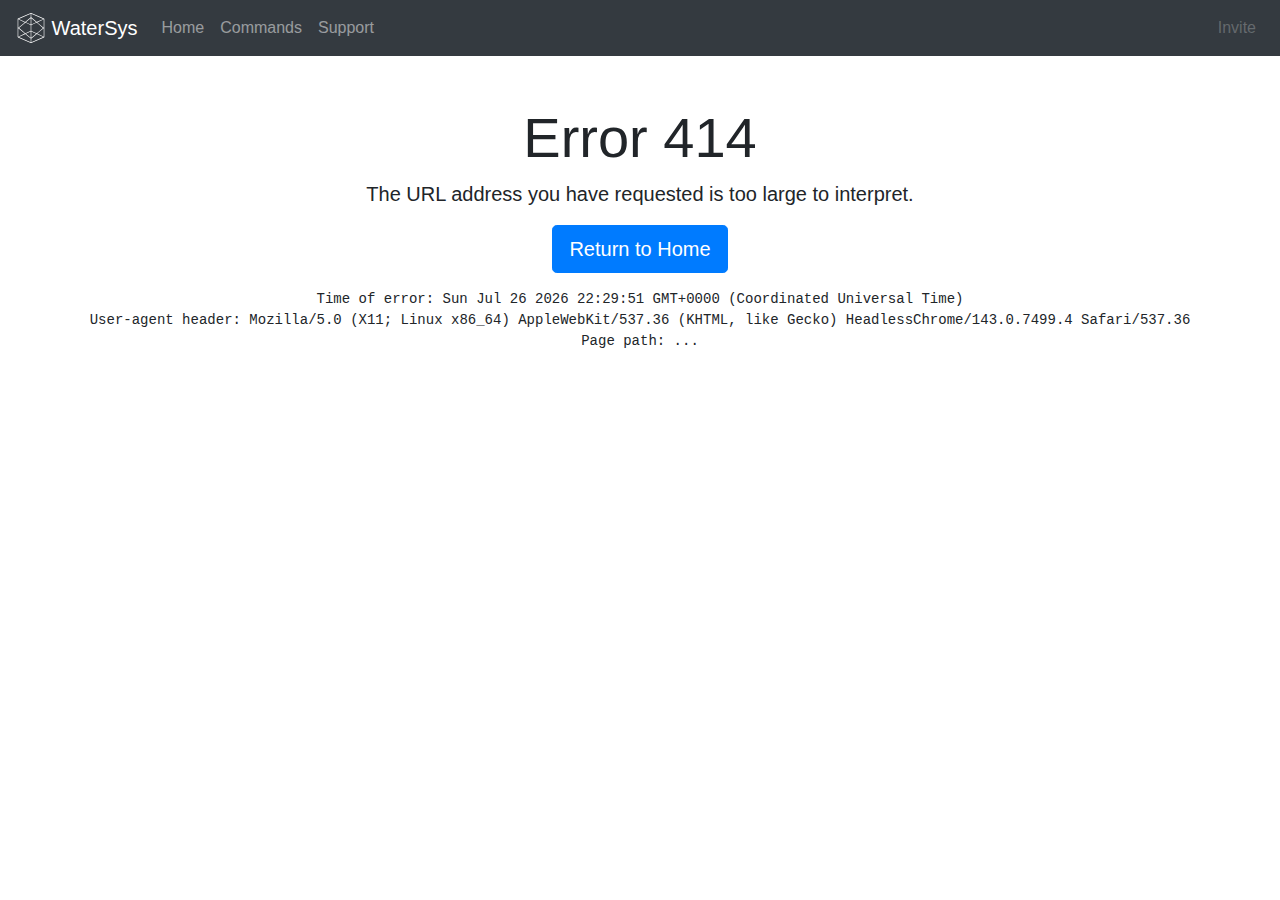
<file: error_doc/request-uri_too_long.html>
<!DOCTYPE html>
<html lang="en">
  <head>
   <meta charset="utf-8">
   <meta http-equiv="X-UA-Compatible" content="IE=edge">
   <meta name="viewport" content="width=device-width, initial-scale=1">
   <title>Error 414 - WaterSys</title>
   <!-- Extra Meta Information -->
   <meta name="apple-mobile-web-app-status-bar-style" content="black-translucent">
   <meta name="theme-color" content="#d37842" />
   <link rel="icon" type="image/x-icon" href="../assets/images/favicon.ico">
   <link rel="apple-touch-icon" sizes="180x180" href="../assets/images//apple-touch-icon.png">
   <link rel="icon" type="image/png" sizes="32x32" href="../assets/images//favicon-32x32.png">
   <link rel="icon" type="image/png" sizes="16x16" href="../assets/images//favicon-16x16.png">
   <link rel="mask-icon" href="../assets/images//safari-pinned-tab.svg" color="#d37842">
   <!-- Bootstrap -->
   <link href="../assets/css/bootstrap-4.3.1.css" rel="stylesheet">
   <link href="../assets/css/local.css" rel="stylesheet">
  </head>
  <body>
    <nav class="navbar navbar-expand-lg navbar-dark bg-dark">
       <a class="navbar-brand" href="https://watersys.pearo.icu">
		   <img src="../assets/images/white-icon.svg" width="30" height="30" class="d-inline-block align-top" alt="">
		   WaterSys
	   </a>
       <button class="navbar-toggler" type="button" data-toggle="collapse" data-target="#navbarSupportedContent" aria-controls="navbarSupportedContent" aria-expanded="false" aria-label="Toggle navigation">
       <span class="navbar-toggler-icon"></span>
       </button>
       <div class="collapse navbar-collapse" id="navbarSupportedContent">
          <ul class="navbar-nav mr-auto">
             <li class="nav-item">
               <a class="nav-link" href="index.html">Home</a>
             </li>
             <li class="nav-item">
               <a class="nav-link" href="commands.html">Commands</a>
             </li>
			 <li class="nav-item">
                <a class="nav-link" href="support.html">Support</a>
             </li>
          </ul>
		   <ul class="navbar-nav ml-auto">
             <li class="nav-item">
                <a class="nav-link disabled" href="#">Invite</a>
             </li>
          </ul>
       </div>
    </nav>
	<br><br>
  <div class="container text-center">
  <h1 class="display-4">Error 414</h1>
  <p class="lead">The URL address you have requested is too large to interpret.</p>
       <p class="lead">
         <a class="btn btn-primary btn-lg" href="index.html" role="button">Return to Home</a>
       </p>
       <pre>Time of error: <script type="text/javascript">document.write(Date());</script><br>User-agent header: <script type="text/javascript">document.write(navigator.userAgent);</script><br>Page path: ...</pre>
  </div>
<!-- jQuery --> 
    <script src="../assets/js/jquery-3.3.1.min.js"></script>

    <!-- Include all compiled plugins (below), or include individual files as needed --> 
    <script src="../assets/js/popper.min.js"></script>
  <script src="../assets/js/bootstrap-4.3.1.js"></script>
  </body>
</html>
</file>
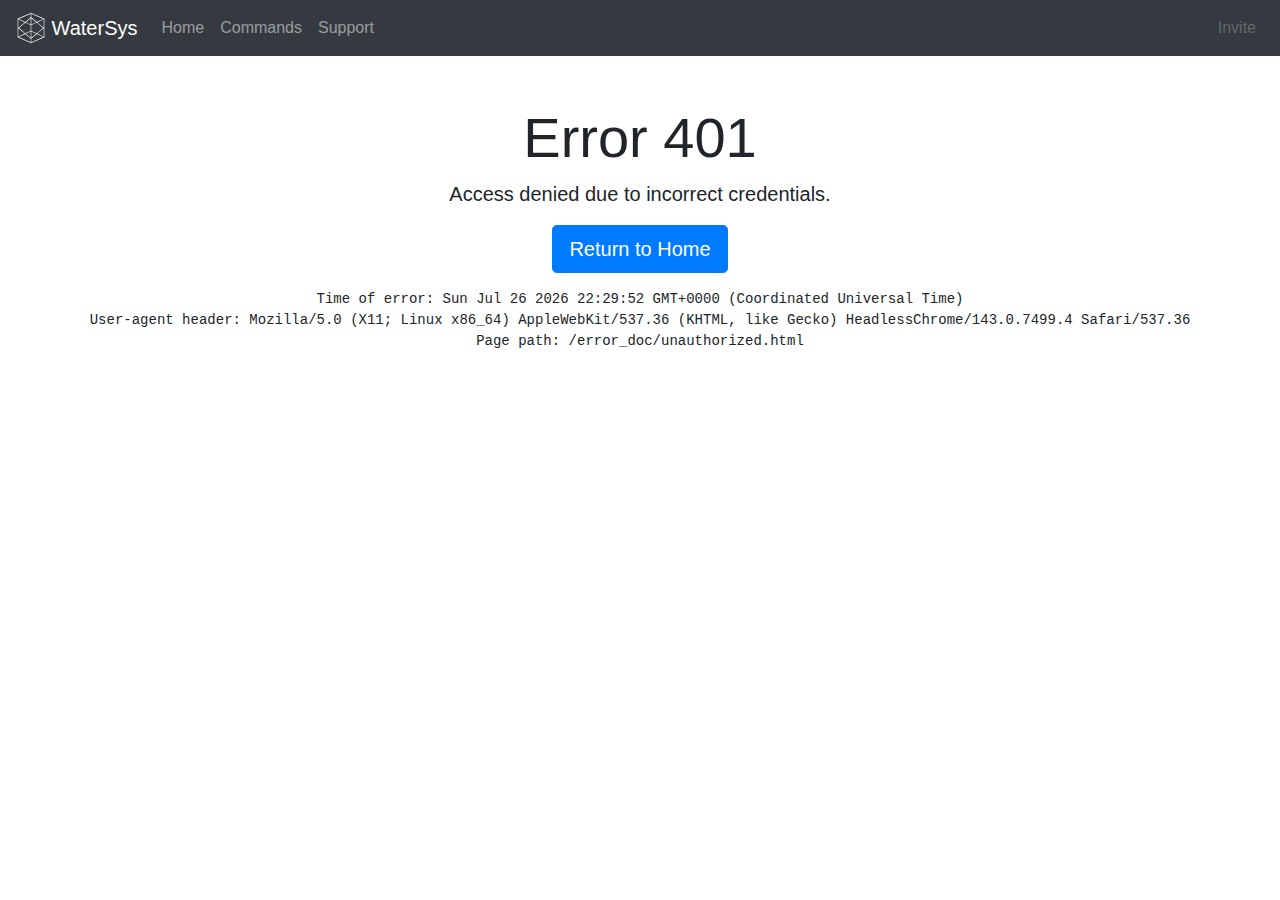
<file: error_doc/unauthorized.html>
<!DOCTYPE html>
<html lang="en">
  <head>
   <meta charset="utf-8">
   <meta http-equiv="X-UA-Compatible" content="IE=edge">
   <meta name="viewport" content="width=device-width, initial-scale=1">
   <title>Error 401 - WaterSys</title>
   <!-- Extra Meta Information -->
   <meta name="apple-mobile-web-app-status-bar-style" content="black-translucent">
   <meta name="theme-color" content="#d37842" />
   <link rel="icon" type="image/x-icon" href="../assets/images/favicon.ico">
   <link rel="apple-touch-icon" sizes="180x180" href="../assets/images//apple-touch-icon.png">
   <link rel="icon" type="image/png" sizes="32x32" href="../assets/images//favicon-32x32.png">
   <link rel="icon" type="image/png" sizes="16x16" href="../assets/images//favicon-16x16.png">
   <link rel="mask-icon" href="../assets/images//safari-pinned-tab.svg" color="#d37842">
   <!-- Bootstrap -->
   <link href="../assets/css/bootstrap-4.3.1.css" rel="stylesheet">
   <link href="../assets/css/local.css" rel="stylesheet">
  </head>
  <body>
    <nav class="navbar navbar-expand-lg navbar-dark bg-dark">
       <a class="navbar-brand" href="https://watersys.pearo.icu">
		   <img src="../assets/images/white-icon.svg" width="30" height="30" class="d-inline-block align-top" alt="">
		   WaterSys
	   </a>
       <button class="navbar-toggler" type="button" data-toggle="collapse" data-target="#navbarSupportedContent" aria-controls="navbarSupportedContent" aria-expanded="false" aria-label="Toggle navigation">
       <span class="navbar-toggler-icon"></span>
       </button>
       <div class="collapse navbar-collapse" id="navbarSupportedContent">
          <ul class="navbar-nav mr-auto">
             <li class="nav-item">
               <a class="nav-link" href="index.html">Home</a>
             </li>
             <li class="nav-item">
               <a class="nav-link" href="commands.html">Commands</a>
             </li>
			 <li class="nav-item">
                <a class="nav-link" href="support.html">Support</a>
             </li>
          </ul>
		   <ul class="navbar-nav ml-auto">
             <li class="nav-item">
                <a class="nav-link disabled" href="#">Invite</a>
             </li>
          </ul>
       </div>
    </nav>
	<br><br>
  <div class="container text-center">
  <h1 class="display-4">Error 401</h1>
  <p class="lead">Access denied due to incorrect credentials.</p>
       <p class="lead">
         <a class="btn btn-primary btn-lg" href="index.html" role="button">Return to Home</a>
       </p>
       <pre>Time of error: <script type="text/javascript">document.write(Date());</script><br>User-agent header: <script type="text/javascript">document.write(navigator.userAgent);</script><br>Page path: <script type="text/javascript">document.write(window.location.pathname);</script></pre>
  </div>
<!-- jQuery --> 
    <script src="../assets/js/jquery-3.3.1.min.js"></script>

    <!-- Include all compiled plugins (below), or include individual files as needed --> 
    <script src="../assets/js/popper.min.js"></script>
  <script src="../assets/js/bootstrap-4.3.1.js"></script>
  </body>
</html>
</file>
<file: assets/css/local.css>
/* Hide IE banner by default */
.outdated-notice {
	display: none;
}

/* Show IE banner on Internet Explorer 10 and 11 */
@media screen and (-ms-high-contrast: active),
       screen and (-ms-high-contrast: none) {
  .outdated-notice {
    display: block;
  }
}

::-moz-selection { /* Code for Firefox */
  background: #d37842;
}

::selection {
  background: #d37842;
}
</file>
